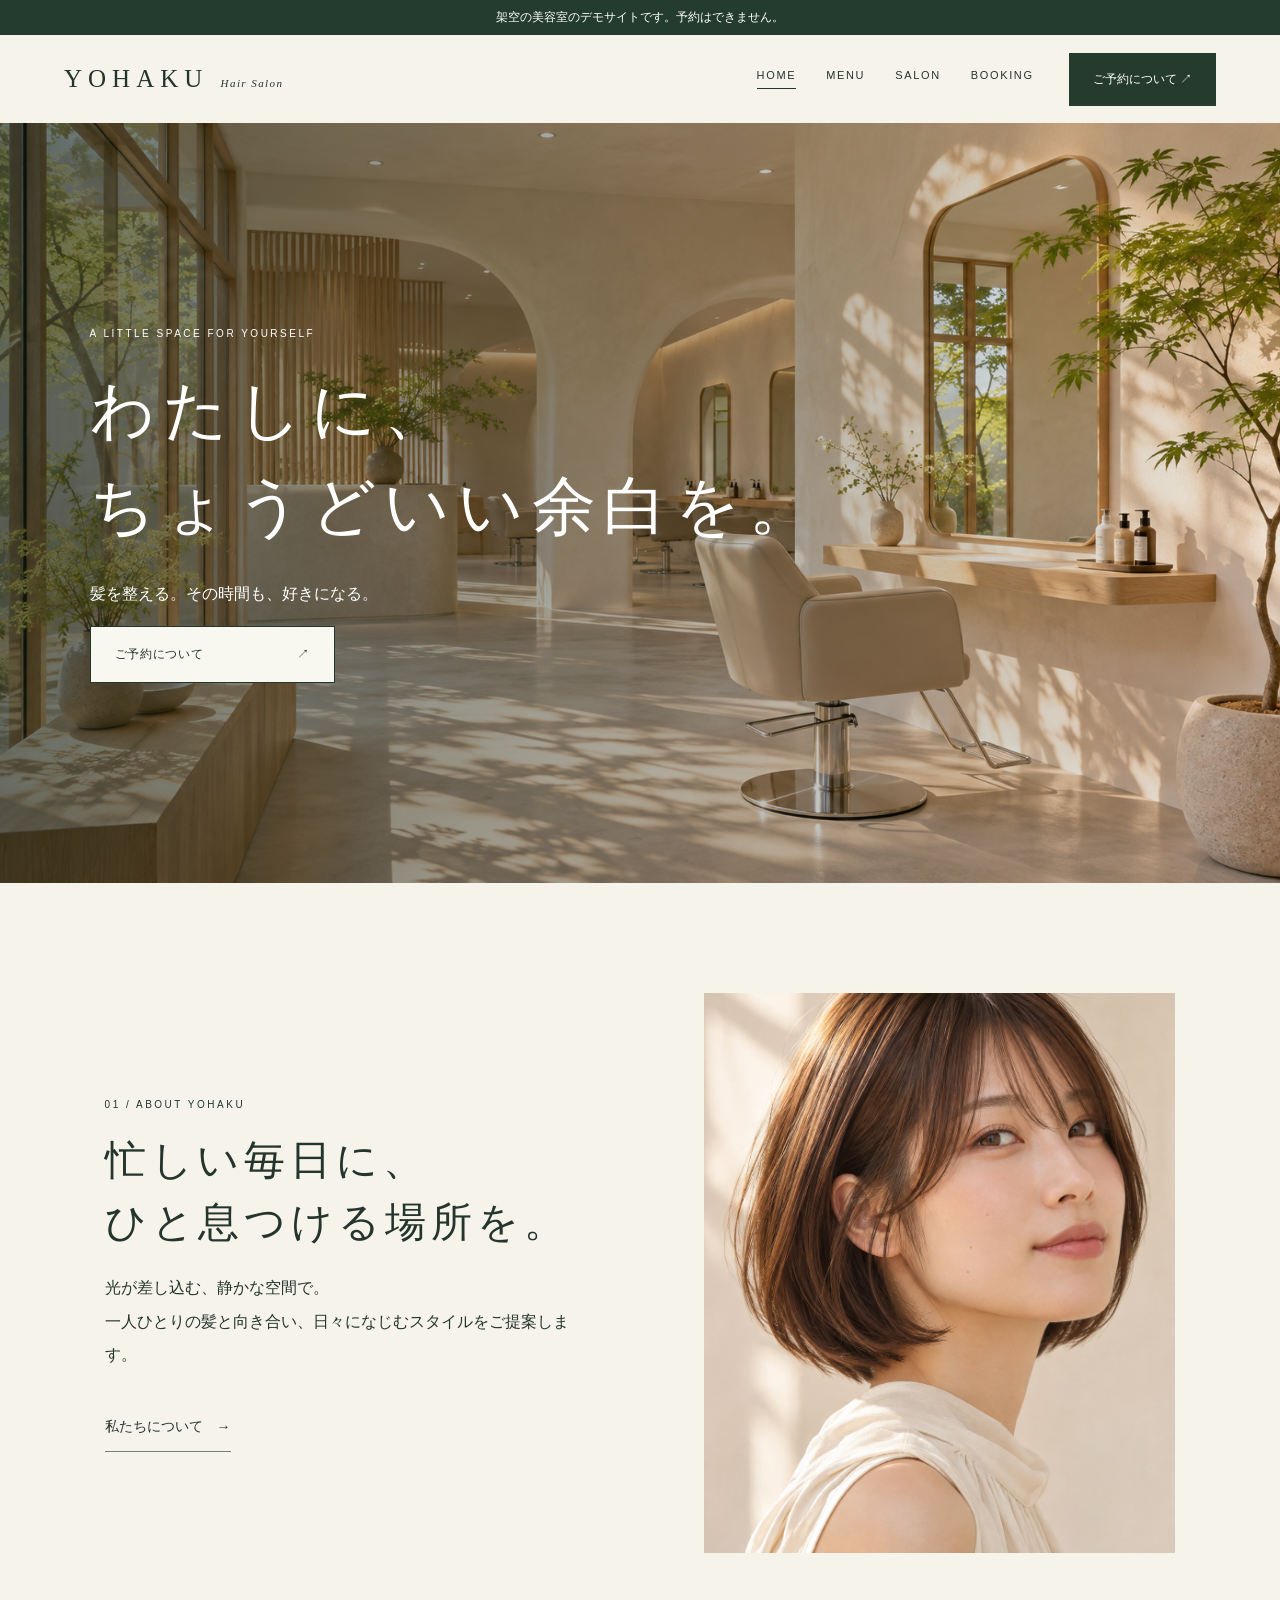
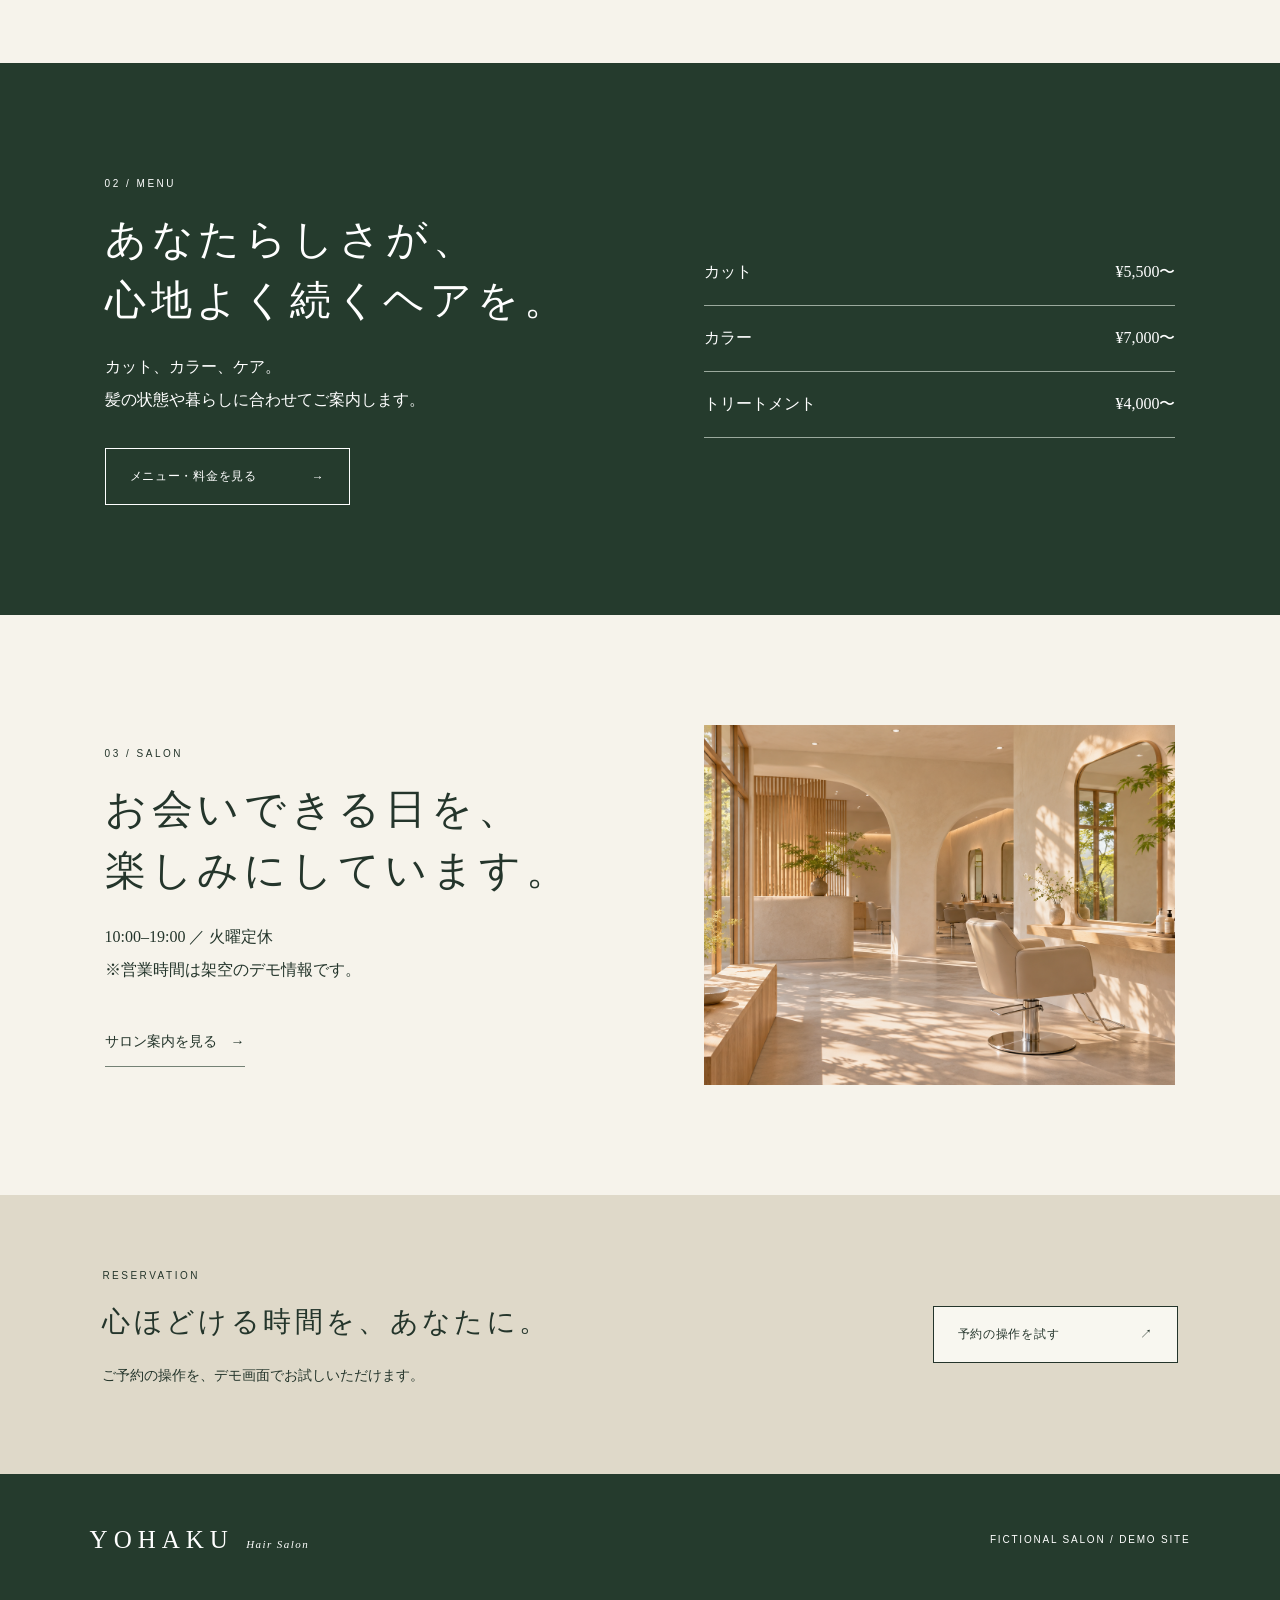
<file: index.html>
<!doctype html><html lang="ja"><head><meta charset="utf-8"><meta name="viewport" content="width=device-width,initial-scale=1"><meta name="description" content="架空の美容室YOHAKUのデモサイト"><title>YOHAKU | 美容室の見本</title><link rel="stylesheet" href="style.css"><script src="app.js" defer></script></head><body><div class="demo">架空の美容室のデモサイトです。予約はできません。</div><header><a class="brand" href="index.html">YOHAKU <small>Hair Salon</small></a><button class="mobile-toggle" aria-expanded="false" aria-controls="main-nav">MENU <span>☰</span></button><nav id="main-nav"><a href="index.html" aria-current="page">HOME</a><a href="menu.html" >MENU</a><a href="salon.html" >SALON</a><a href="booking.html" >BOOKING</a></nav><a class="header-book" href="booking.html">ご予約について ↗</a></header><main><section class="hero"><div><span class="kicker">A LITTLE SPACE FOR YOURSELF</span><h1>わたしに、<br>ちょうどいい余白を。</h1><p>髪を整える。その時間も、好きになる。</p><a class="button light" href="booking.html">ご予約について <span>↗</span></a></div></section><section class="intro wrap"><div><span class="kicker">01 / ABOUT YOHAKU</span><h2>忙しい毎日に、<br>ひと息つける場所を。</h2><p>光が差し込む、静かな空間で。<br>一人ひとりの髪と向き合い、日々になじむスタイルをご提案します。</p><a class="textlink" href="salon.html">私たちについて　→</a></div><img src="style.png" alt="ヘアスタイルのイメージ。AI生成画像"></section><section class="feature"><div class="wrap feature-inner"><div><span class="kicker">02 / MENU</span><h2>あなたらしさが、<br>心地よく続くヘアを。</h2><p>カット、カラー、ケア。<br>髪の状態や暮らしに合わせてご案内します。</p><a class="button outline" href="menu.html">メニュー・料金を見る <span>→</span></a></div><div class="preview"><div>カット <span>¥5,500〜</span></div><div>カラー <span>¥7,000〜</span></div><div>トリートメント <span>¥4,000〜</span></div></div></div></section><section class="wrap access-preview"><div><span class="kicker">03 / SALON</span><h2>お会いできる日を、<br>楽しみにしています。</h2><p>10:00–19:00 ／ 火曜定休<br>※営業時間は架空のデモ情報です。</p><a class="textlink" href="salon.html">サロン案内を見る　→</a></div><img src="salon.png" alt="陽の差すサロンのイメージ。AI生成画像"></section></main><aside class="cta"><div><span class="kicker">RESERVATION</span><h2>心ほどける時間を、あなたに。</h2><p>ご予約の操作を、デモ画面でお試しいただけます。</p></div><a class="button light" href="booking.html">予約の操作を試す <span>↗</span></a></aside><footer><a class="brand" href="index.html">YOHAKU <small>Hair Salon</small></a><p>FICTIONAL SALON / DEMO SITE</p></footer></body></html>
</file>
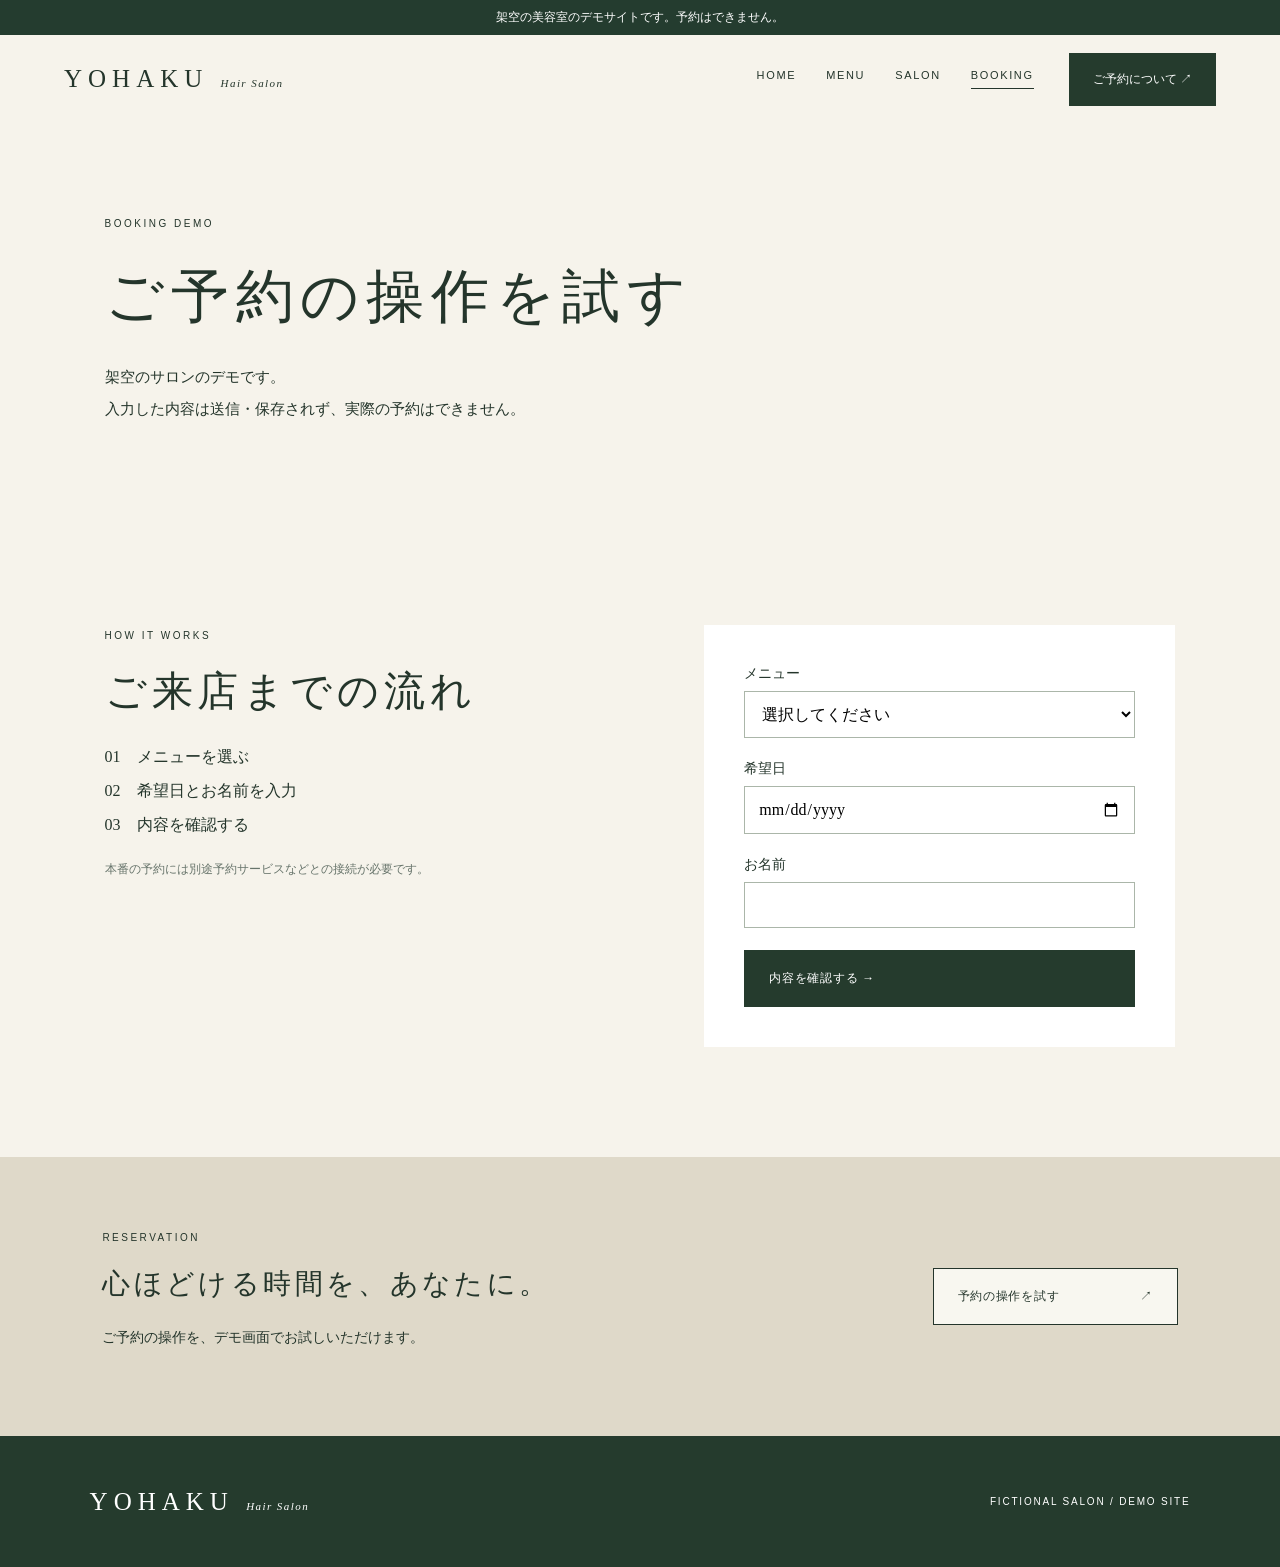
<file: booking.html>
<!doctype html><html lang="ja"><head><meta charset="utf-8"><meta name="viewport" content="width=device-width,initial-scale=1"><meta name="description" content="架空の美容室YOHAKUのデモサイト"><title>YOHAKU | 美容室の見本</title><link rel="stylesheet" href="style.css"><script src="app.js" defer></script></head><body><div class="demo">架空の美容室のデモサイトです。予約はできません。</div><header><a class="brand" href="index.html">YOHAKU <small>Hair Salon</small></a><button class="mobile-toggle" aria-expanded="false" aria-controls="main-nav">MENU <span>☰</span></button><nav id="main-nav"><a href="index.html" >HOME</a><a href="menu.html" >MENU</a><a href="salon.html" >SALON</a><a href="booking.html" aria-current="page">BOOKING</a></nav><a class="header-book" href="booking.html">ご予約について ↗</a></header><main><section class="page-head wrap"><span class="kicker">BOOKING DEMO</span><h1>ご予約の操作を試す</h1><p>架空のサロンのデモです。<br>入力した内容は送信・保存されず、実際の予約はできません。</p></section><section class="wrap booking-layout"><div><span class="kicker">HOW IT WORKS</span><h2>ご来店までの流れ</h2><p>01　メニューを選ぶ<br>02　希望日とお名前を入力<br>03　内容を確認する</p><p class="note">本番の予約には別途予約サービスなどとの接続が必要です。</p></div><div class="form-card"><form id="booking-form"><label>メニュー<select name="service" required><option value="">選択してください</option><option>カット</option><option>カラー</option><option>パーマ</option><option>トリートメント</option></select></label><label>希望日<input name="day" type="date" required></label><label>お名前<input name="customer" autocomplete="name" required></label><button type="submit" class="button dark">内容を確認する →</button></form><div id="booking-result" hidden aria-live="polite"><h2>入力内容</h2><p id="summary"></p><p>これはデモです。予約は送信・確定されていません。</p><button type="button" id="back" class="button dark">入力に戻る</button></div></div></section></main><aside class="cta"><div><span class="kicker">RESERVATION</span><h2>心ほどける時間を、あなたに。</h2><p>ご予約の操作を、デモ画面でお試しいただけます。</p></div><a class="button light" href="booking.html">予約の操作を試す <span>↗</span></a></aside><footer><a class="brand" href="index.html">YOHAKU <small>Hair Salon</small></a><p>FICTIONAL SALON / DEMO SITE</p></footer></body></html>
</file>
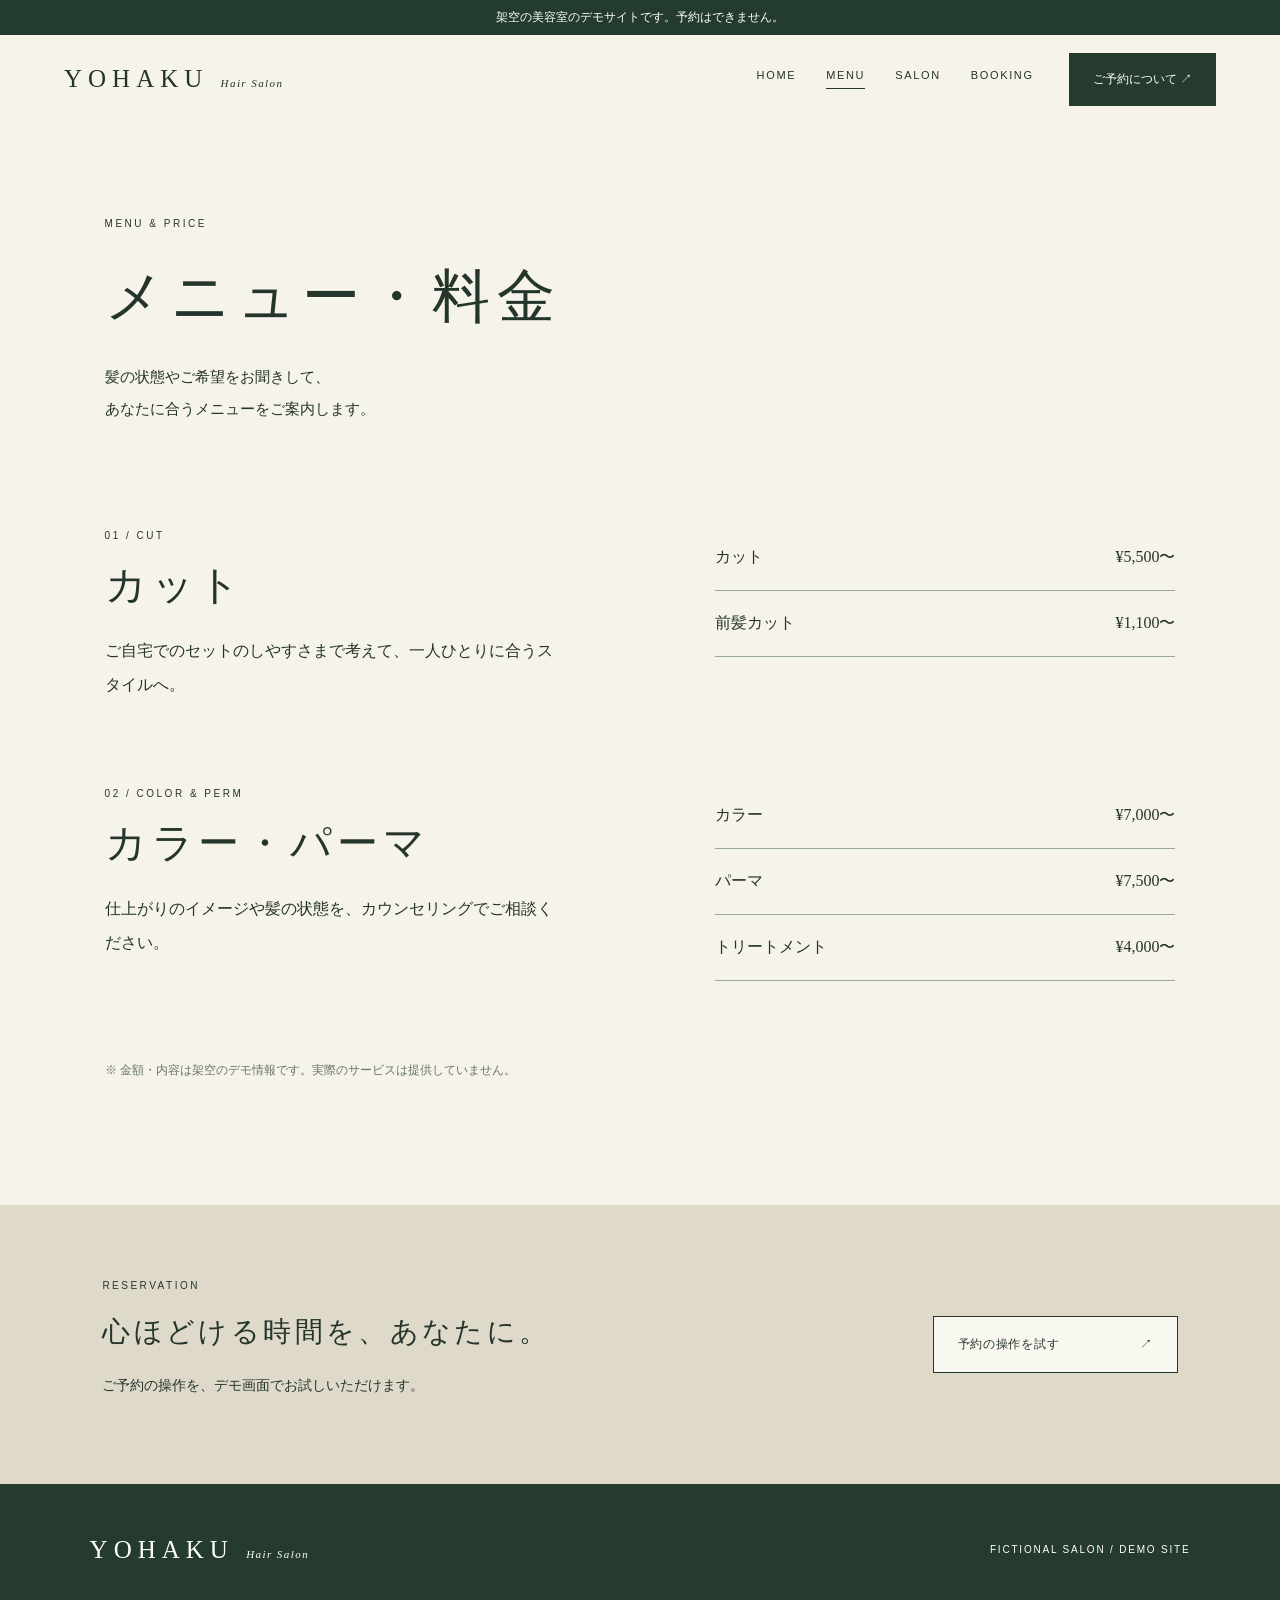
<file: menu.html>
<!doctype html><html lang="ja"><head><meta charset="utf-8"><meta name="viewport" content="width=device-width,initial-scale=1"><meta name="description" content="架空の美容室YOHAKUのデモサイト"><title>YOHAKU | 美容室の見本</title><link rel="stylesheet" href="style.css"><script src="app.js" defer></script></head><body><div class="demo">架空の美容室のデモサイトです。予約はできません。</div><header><a class="brand" href="index.html">YOHAKU <small>Hair Salon</small></a><button class="mobile-toggle" aria-expanded="false" aria-controls="main-nav">MENU <span>☰</span></button><nav id="main-nav"><a href="index.html" >HOME</a><a href="menu.html" aria-current="page">MENU</a><a href="salon.html" >SALON</a><a href="booking.html" >BOOKING</a></nav><a class="header-book" href="booking.html">ご予約について ↗</a></header><main><section class="page-head wrap"><span class="kicker">MENU & PRICE</span><h1>メニュー・料金</h1><p>髪の状態やご希望をお聞きして、<br>あなたに合うメニューをご案内します。</p></section><section class="wrap menu-page"><div><span class="kicker">01 / CUT</span><h2>カット</h2><p>ご自宅でのセットのしやすさまで考えて、一人ひとりに合うスタイルへ。</p></div><div class="price-list"><div>カット <span>¥5,500〜</span></div><div>前髪カット <span>¥1,100〜</span></div></div><div><span class="kicker">02 / COLOR & PERM</span><h2>カラー・パーマ</h2><p>仕上がりのイメージや髪の状態を、カウンセリングでご相談ください。</p></div><div class="price-list"><div>カラー <span>¥7,000〜</span></div><div>パーマ <span>¥7,500〜</span></div><div>トリートメント <span>¥4,000〜</span></div></div><p class="note">※ 金額・内容は架空のデモ情報です。実際のサービスは提供していません。</p></section></main><aside class="cta"><div><span class="kicker">RESERVATION</span><h2>心ほどける時間を、あなたに。</h2><p>ご予約の操作を、デモ画面でお試しいただけます。</p></div><a class="button light" href="booking.html">予約の操作を試す <span>↗</span></a></aside><footer><a class="brand" href="index.html">YOHAKU <small>Hair Salon</small></a><p>FICTIONAL SALON / DEMO SITE</p></footer></body></html>
</file>
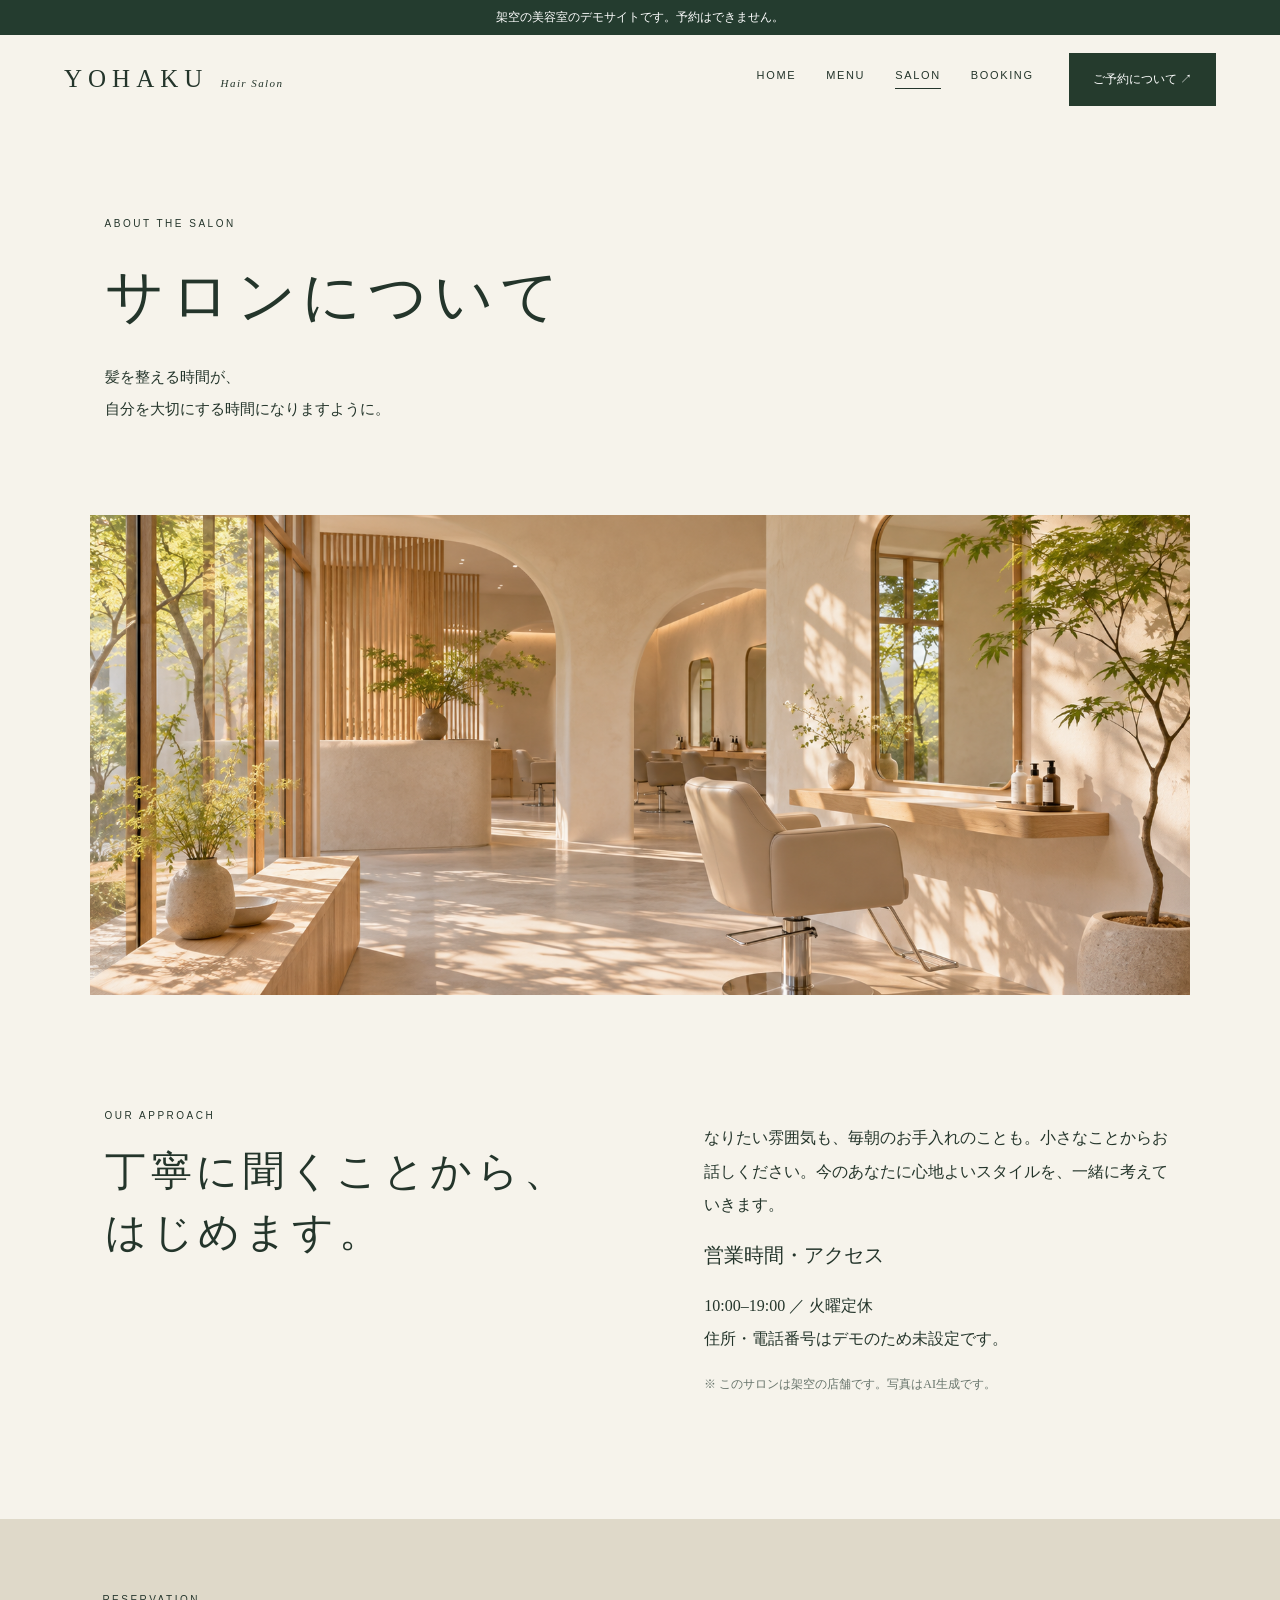
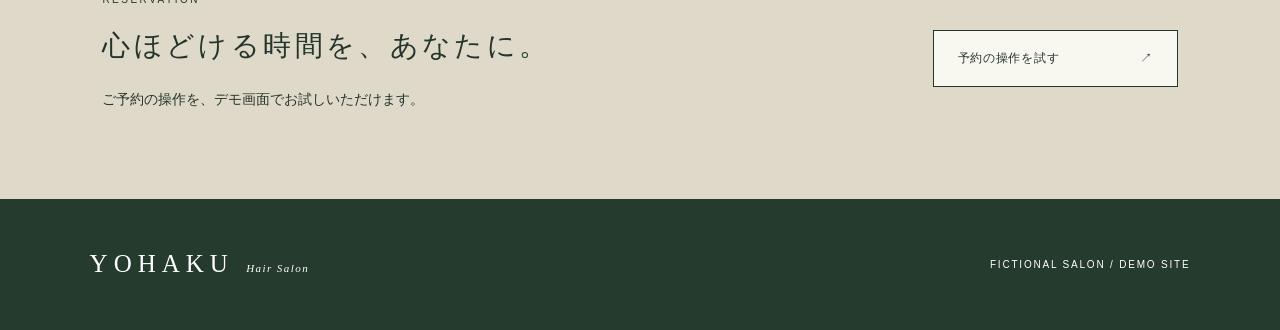
<file: salon.html>
<!doctype html><html lang="ja"><head><meta charset="utf-8"><meta name="viewport" content="width=device-width,initial-scale=1"><meta name="description" content="架空の美容室YOHAKUのデモサイト"><title>YOHAKU | 美容室の見本</title><link rel="stylesheet" href="style.css"><script src="app.js" defer></script></head><body><div class="demo">架空の美容室のデモサイトです。予約はできません。</div><header><a class="brand" href="index.html">YOHAKU <small>Hair Salon</small></a><button class="mobile-toggle" aria-expanded="false" aria-controls="main-nav">MENU <span>☰</span></button><nav id="main-nav"><a href="index.html" >HOME</a><a href="menu.html" >MENU</a><a href="salon.html" aria-current="page">SALON</a><a href="booking.html" >BOOKING</a></nav><a class="header-book" href="booking.html">ご予約について ↗</a></header><main><section class="page-head wrap"><span class="kicker">ABOUT THE SALON</span><h1>サロンについて</h1><p>髪を整える時間が、<br>自分を大切にする時間になりますように。</p></section><div class="wide-image"><img src="salon.png" alt="陽の差す店内のイメージ。AI生成画像"></div><section class="wrap salon-layout"><div><span class="kicker">OUR APPROACH</span><h2>丁寧に聞くことから、<br>はじめます。</h2></div><div><p>なりたい雰囲気も、毎朝のお手入れのことも。小さなことからお話しください。今のあなたに心地よいスタイルを、一緒に考えていきます。</p><h3>営業時間・アクセス</h3><p>10:00–19:00 ／ 火曜定休<br>住所・電話番号はデモのため未設定です。</p><p class="note">※ このサロンは架空の店舗です。写真はAI生成です。</p></div></section></main><aside class="cta"><div><span class="kicker">RESERVATION</span><h2>心ほどける時間を、あなたに。</h2><p>ご予約の操作を、デモ画面でお試しいただけます。</p></div><a class="button light" href="booking.html">予約の操作を試す <span>↗</span></a></aside><footer><a class="brand" href="index.html">YOHAKU <small>Hair Salon</small></a><p>FICTIONAL SALON / DEMO SITE</p></footer></body></html>
</file>
<file: style.css>
:root{--ink:#24352b;--paper:#f6f3eb;--green:#253b2d}*{box-sizing:border-box}html{scroll-behavior:smooth}body{margin:0;background:var(--paper);color:var(--ink);font-family:'Yu Mincho','Hiragino Mincho ProN',serif}a{color:inherit;text-decoration:none}img{display:block;width:100%;object-fit:cover}button,input,select{font:inherit}button{cursor:pointer}.demo{background:#243c2f;color:white;text-align:center;padding:9px 15px;font:12px sans-serif}header{height:88px;display:flex;align-items:center;gap:35px;padding:0 5%;background:var(--paper);position:relative;z-index:3}.brand{font-size:25px;letter-spacing:.24em;white-space:nowrap}.brand small{font:italic 11px Georgia;letter-spacing:.13em}nav{display:flex;gap:30px;margin-left:auto;font:11px sans-serif;letter-spacing:.15em}nav a[aria-current=page]{border-bottom:1px solid;padding-bottom:7px}.header-book{background:var(--green);color:white;font:12px sans-serif;padding:18px 24px;white-space:nowrap}.mobile-toggle{display:none}.hero{height:min(760px,calc(100vh - 125px));min-height:520px;display:flex;align-items:center;color:white;padding:7%;background:linear-gradient(90deg,rgba(16,30,21,.62),rgba(16,30,21,.03)),url('salon.png') center/cover}.kicker{font:10px sans-serif;letter-spacing:.25em}h1,h2{font-weight:400;line-height:1.5;letter-spacing:.12em}h1{font-size:clamp(37px,5vw,66px);margin:22px 0}h2{font-size:clamp(28px,3.2vw,44px);margin:18px 0}h3{font-weight:400;font-size:20px}p{line-height:2.1}.button{display:inline-flex;justify-content:space-between;align-items:center;gap:45px;padding:19px 24px;min-width:245px;font:12px sans-serif;letter-spacing:.06em;border:1px solid currentColor}.button.light{background:#f8f7f0;color:var(--ink)}.button.dark{background:var(--green);color:#fff;border-color:var(--green)}.button.outline{color:white;margin-top:15px}.wrap{max-width:1250px;margin:auto;padding:110px 7%}.intro,.access-preview{display:grid;grid-template-columns:1fr 1fr;align-items:center;gap:12%}.intro img{height:560px;object-position:center 32%}.textlink{display:inline-block;border-bottom:1px solid #748175;padding:15px 0;margin-top:15px;font-size:14px}.feature{background:var(--green);color:white}.feature-inner{display:grid;grid-template-columns:1fr 1fr;gap:12%;align-items:center}.preview div,.price-list div{padding:22px 0;border-bottom:1px solid #9ba99d;display:flex;justify-content:space-between}.access-preview img{height:360px}.cta{background:#dfd9c9;padding:70px 8%;display:flex;justify-content:space-between;align-items:center;gap:25px}.cta h2{font-size:28px}.cta p{font-size:14px}footer{padding:50px 7%;background:var(--green);color:white;display:flex;justify-content:space-between;align-items:center}footer p{font:10px sans-serif;letter-spacing:.18em}.page-head{padding-top:90px;padding-bottom:75px}.page-head h1{font-size:clamp(36px,5vw,58px)}.page-head p{font-size:15px}.menu-page{padding-top:10px;display:grid;grid-template-columns:1fr 1fr;column-gap:14%;row-gap:65px}.menu-page h2{margin-top:12px}.note{font-size:12px;color:#67746b}.wide-image{max-width:1400px;margin:auto;padding:0 7%}.wide-image img{height:480px}.salon-layout,.booking-layout{display:grid;grid-template-columns:1fr 1fr;gap:12%;align-items:start}.form-card{background:white;padding:40px}.form-card label{display:block;margin-bottom:22px;font-size:14px}.form-card input,.form-card select{display:block;width:100%;margin-top:8px;padding:13px;border:1px solid #abb6a9;background:white;font-size:16px}.form-card button{width:100%}[hidden]{display:none!important}:focus-visible{outline:3px solid #c28c40;outline-offset:4px}@media(max-width:750px){header{height:70px;gap:12px;padding:0 5%}.brand{font-size:21px}.brand small{font-size:9px}.mobile-toggle{display:block;margin-left:auto;background:none;border:0;color:var(--ink);font:10px sans-serif;letter-spacing:.1em}.mobile-toggle span{font-size:22px}.header-book{font-size:10px;padding:14px 12px}nav{display:none}nav.is-open{position:absolute;top:70px;left:0;right:0;background:var(--paper);display:grid;gap:0;padding:15px 6%}nav a{padding:15px;border-bottom:1px solid #d8ddd4}nav a[aria-current=page]{padding-bottom:15px}.hero{height:72vh;min-height:490px;background-position:57% center}.hero h1{font-size:36px}.hero p{font-size:14px}.wrap{padding:72px 7%}.intro,.access-preview,.feature-inner,.salon-layout,.booking-layout{grid-template-columns:1fr;gap:35px}.intro img{height:440px}.access-preview img{height:260px}.menu-page{grid-template-columns:1fr;gap:20px}.menu-page .price-list{margin-bottom:35px}.page-head{padding-bottom:50px}.wide-image img{height:300px}.cta{display:block;padding:60px 7%}.cta .button{margin-top:15px}footer{display:block}footer p{margin-top:25px}.form-card{padding:24px}}
</file>
